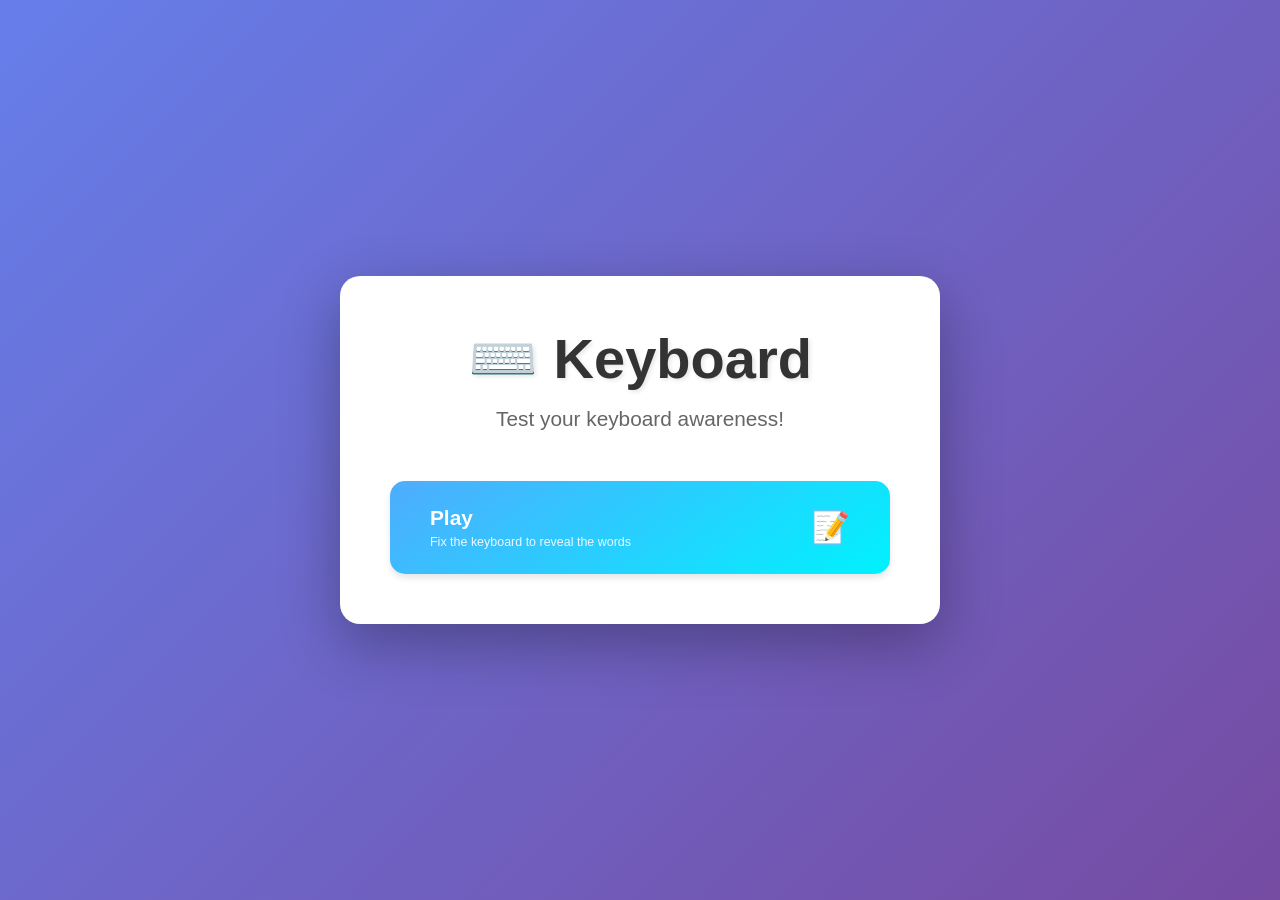
<file: index.html>
<!DOCTYPE html>
<html lang="en">
<head>
    <meta charset="UTF-8">
    <meta name="viewport" content="width=device-width, initial-scale=1.0">
    <title>Keyboard - Game Modes</title>
    <style>
        * {
            margin: 0;
            padding: 0;
            box-sizing: border-box;
        }

        body {
            font-family: 'Segoe UI', Tahoma, Geneva, Verdana, sans-serif;
            background: linear-gradient(135deg, #667eea 0%, #764ba2 100%);
            min-height: 100vh;
            display: flex;
            justify-content: center;
            align-items: center;
            padding: 20px;
        }

        .menu-container {
            background: white;
            border-radius: 20px;
            padding: 50px;
            box-shadow: 0 20px 60px rgba(0, 0, 0, 0.3);
            max-width: 600px;
            width: 100%;
            text-align: center;
        }

        h1 {
            color: #333;
            margin-bottom: 15px;
            font-size: 3.5em;
            text-shadow: 2px 2px 4px rgba(0, 0, 0, 0.1);
        }

        .subtitle {
            color: #666;
            margin-bottom: 50px;
            font-size: 1.3em;
        }

        .mode-buttons {
            display: flex;
            flex-direction: column;
            gap: 20px;
        }

        .mode-btn {
            padding: 25px 40px;
            font-size: 1.3em;
            font-weight: bold;
            border: none;
            border-radius: 15px;
            cursor: pointer;
            transition: all 0.3s ease;
            box-shadow: 0 4px 6px rgba(0, 0, 0, 0.1);
            text-decoration: none;
            display: flex;
            align-items: center;
            justify-content: space-between;
            color: white;
        }

        .mode-btn:hover {
            transform: translateY(-3px);
            box-shadow: 0 8px 15px rgba(0, 0, 0, 0.2);
        }

        .mode-btn .icon {
            font-size: 1.5em;
        }

        .mode-btn .description {
            font-size: 0.6em;
            font-weight: normal;
            opacity: 0.9;
            margin-top: 5px;
        }

        .mode-content {
            flex: 1;
            text-align: left;
        }

        .mode-1 {
            background: linear-gradient(145deg, #667eea, #764ba2);
        }

        .mode-1:hover {
            background: linear-gradient(145deg, #5568d3, #653a8b);
        }

        .mode-2 {
            background: linear-gradient(145deg, #f093fb, #f5576c);
        }

        .mode-2:hover {
            background: linear-gradient(145deg, #df7fe9, #e04659);
        }

        .mode-3 {
            background: linear-gradient(145deg, #4facfe, #00f2fe);
        }

        .mode-3:hover {
            background: linear-gradient(145deg, #3a96e5, #00d9e5);
        }

        .mode-4 {
            background: linear-gradient(145deg, #43e97b, #38f9d7);
        }

        .mode-4:hover {
            background: linear-gradient(145deg, #30d666, #20e0c0);
        }

        @media (max-width: 768px) {
            .menu-container {
                padding: 30px;
            }

            h1 {
                font-size: 2.5em;
            }

            .mode-btn {
                padding: 20px 30px;
                font-size: 1.1em;
            }
        }

        @media (max-width: 480px) {
            h1 {
                font-size: 2em;
            }

            .mode-btn {
                padding: 18px 25px;
                font-size: 1em;
            }

            .mode-btn .icon {
                font-size: 1.2em;
            }
        }
    </style>
</head>
<body>
    <div class="menu-container">
        <h1>⌨️ Keyboard</h1>
        <p class="subtitle">Test your keyboard awareness!</p>
        
        <div class="mode-buttons">
            <a href="words.html" class="mode-btn mode-3">
                <div class="mode-content">
                    <div>Play</div>
                    <div class="description">Fix the keyboard to reveal the words</div>
                </div>
                <span class="icon">📝</span>
            </a>
        </div>
    </div>
</body>
</html>
</file>
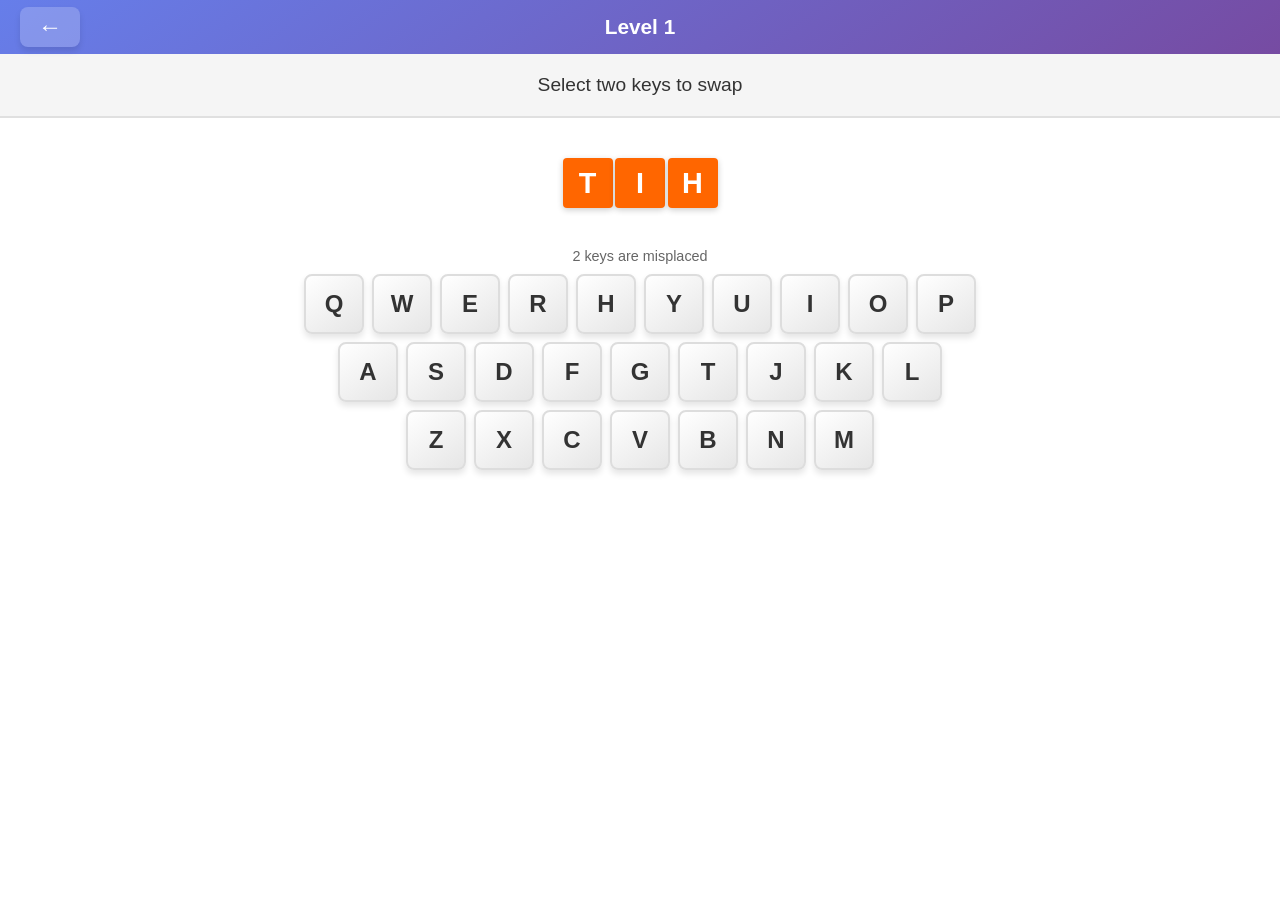
<file: words.html>
<!DOCTYPE html>
<html lang="en">
<head>
    <meta charset="UTF-8">
    <meta name="viewport" content="width=device-width, initial-scale=1.0">
    <title>Words Mode - Keyboard</title>
    <link rel="stylesheet" href="common.css">
    <style>
        /* Override common styles */
        body {
            padding: 0;
            align-items: flex-start;
        }

        .game-container {
            padding: 0;
            border-radius: 0;
            max-width: 100%;
            width: 100%;
            min-height: 100vh;
            box-shadow: none;
        }

        /* Top bar with back arrow and level */
        .top-bar {
            display: flex;
            align-items: center;
            justify-content: center;
            position: relative;
            background: linear-gradient(145deg, #667eea, #764ba2);
            padding: 15px 20px;
            color: white;
        }

        .back-btn {
            position: absolute;
            left: 20px;
            background: rgba(255, 255, 255, 0.2);
            border: none;
            color: white;
            width: 40px;
            height: 40px;
            border-radius: 8px;
            cursor: pointer;
            display: flex;
            align-items: center;
            justify-content: center;
            font-size: 1.5em;
            transition: all 0.3s ease;
        }

        .back-btn:hover {
            background: rgba(255, 255, 255, 0.3);
            transform: translateX(-3px);
        }

        .top-bar .level {
            font-size: 1.3em;
            font-weight: bold;
            color: white;
            background: transparent;
            padding: 0;
            border-radius: 0;
        }

        /* Info panel - only message visible */
        .info-panel {
            background: #f5f5f5;
            padding: 20px;
            text-align: center;
            border-bottom: 2px solid #e0e0e0;
        }

        .message {
            font-size: 1.2em;
            color: #333;
            font-weight: 500;
        }

        /* Game content area */
        .game-content {
            padding: 40px 20px;
            display: flex;
            flex-direction: column;
            align-items: center;
            gap: 40px;
        }

        /* Misplaced keys indicator - subtle, plain text */
        .misplaced-indicator {
            font-size: 0.9em;
            font-weight: normal;
            color: #666;
            text-align: center;
            transition: color 0.3s ease;
        }

        .misplaced-indicator.success {
            color: #28a745;
        }

        /* Keyboard section wrapper */
        .keyboard-section {
            display: flex;
            flex-direction: column;
            align-items: center;
            gap: 10px;
        }

        .words-container {
            display: flex;
            flex-direction: column;
            gap: 15px;
            align-items: center;
        }

        .word-row {
            display: flex;
            gap: 2.5px;
            transition: all 0.5s ease;
        }

        .word-row.completed {
            animation: fadeOut 0.5s ease forwards;
        }

        .letter-box {
            width: 50px;
            height: 50px;
            border: none;
            border-radius: 4px;
            display: flex;
            justify-content: center;
            align-items: center;
            font-size: 1.8em;
            font-weight: bold;
            color: white;
            box-shadow: 0 2px 6px rgba(0, 0, 0, 0.2);
            transition: all 0.3s ease;
        }

        .letter-box.correct {
            background: linear-gradient(145deg, #48bb78, #38a169);
            color: white;
            animation: correct-pulse 0.5s ease;
        }

        .letter-box.highlighted {
            transform: scale(1.15);
            box-shadow: 0 4px 12px rgba(0, 0, 0, 0.3);
        }

        /* Ghost letter animation */
        .ghost-letter {
            position: fixed;
            pointer-events: none;
            z-index: 1000;
            font-size: 1.5em;
            font-weight: bold;
            color: #667eea;
            background: white;
            border: 2px solid #667eea;
            border-radius: 8px;
            width: 60px;
            height: 60px;
            display: flex;
            align-items: center;
            justify-content: center;
            opacity: 0.8;
            box-shadow: 0 4px 12px rgba(102, 126, 234, 0.3);
        }

        @keyframes fadeOut {
            from { opacity: 1; transform: scale(1); }
            to { opacity: 0; transform: scale(0.8); }
        }

        @keyframes correct-pulse {
            0%, 100% { transform: scale(1); }
            50% { transform: scale(1.15); }
        }

        @media (max-width: 768px) {
            .letter-box {
                width: 40px;
                height: 40px;
                font-size: 1.4em;
            }

            .game-content {
                padding: 30px 15px;
                gap: 30px;
            }
        }

        @media (max-width: 480px) {
            .letter-box {
                width: 32px;
                height: 32px;
                font-size: 1.1em;
            }

            .back-btn {
                width: 35px;
                height: 35px;
                font-size: 1.2em;
                left: 15px;
            }

            .top-bar .level {
                font-size: 1.1em;
            }

            .message {
                font-size: 1em;
            }

            .game-content {
                padding: 20px 10px;
                gap: 25px;
            }
        }
    </style>
</head>
<body>
    <div class="game-container">
        <!-- Top bar with back arrow and level -->
        <div class="top-bar">
            <button class="back-btn" onclick="goHome()">←</button>
            <div class="level">Level <span id="levelNumber">1</span></div>
        </div>

        <!-- Message panel -->
        <div class="info-panel">
            <div class="message" id="message">Select two keys to swap</div>
        </div>

        <!-- Game content -->
        <div class="game-content">
            <div id="wordsContainer" class="words-container"></div>
            
            <div class="keyboard-section">
                <div class="misplaced-indicator" id="misplacedIndicator">
                    Calculating misplaced keys...
                </div>
                <div id="keyboard" class="keyboard"></div>
            </div>
        </div>
    </div>

    <script src="utils.js"></script>
    <script>
        let currentLayout = [];
        let selectedKeys = [];
        let level = 1;
        let gameWords = [];
        let swapPairs = [];
        let correctSwaps = 0;
        let currentLevelColor = '';

        function initGame() {
            currentLayout = cloneLayout(CORRECT_LAYOUT);
            selectedKeys = [];
            correctSwaps = 0;
            
            // Set color for this level
            currentLevelColor = getLevelColor();
            
            // Determine number of words based on level
            let wordCount = Math.min(1 + Math.floor(level / 2), 4);
            
            setupGameWords(wordCount);
            applySwapsToKeyboard();
            renderWords();
            renderKeyboard();
            updateMisplacedKeysCount();
            updateMessage("Select two keys to swap");
        }

        // Count how many keys are misplaced in the current layout
        function countMisplacedKeys() {
            let misplacedCount = 0;
            
            for (let row = 0; row < currentLayout.length; row++) {
                for (let col = 0; col < currentLayout[row].length; col++) {
                    if (currentLayout[row][col] !== CORRECT_LAYOUT[row][col]) {
                        misplacedCount++;
                    }
                }
            }
            
            return misplacedCount;
        }

        // Update the misplaced keys indicator
        function updateMisplacedKeysCount() {
            const count = countMisplacedKeys();
            const indicator = document.getElementById('misplacedIndicator');
            
            if (count === 0) {
                indicator.textContent = 'All keys are in correct position! 🎉';
                indicator.className = 'misplaced-indicator success';
            } else if (count === 1) {
                indicator.textContent = '1 key is misplaced';
                indicator.className = 'misplaced-indicator';
            } else {
                indicator.textContent = `${count} keys are misplaced`;
                indicator.className = 'misplaced-indicator';
            }
        }

        function setupGameWords(count) {
            gameWords = [];
            swapPairs = [];
            
            // Determine word length based on level (3-6 letters)
            let letterCount = 3 + Math.min(Math.floor((level - 1) / 3), 3); // Increases every 3 levels
            
            // Get random words of specific length
            const words = getRandomWords(count, letterCount);
            
            // If not enough words, try mixed lengths
            if (words.length < count) {
                const mixedWords = getRandomMixedWords(count);
                words.push(...mixedWords.slice(0, count - words.length));
            }
            
            words.forEach(word => {
                // Select two different letters to swap from this word
                const letters = word.split('');
                const uniqueLetters = [...new Set(letters)].filter(l => letters.filter(x => x === l).length === 1);
                
                if (uniqueLetters.length >= 2) {
                    const shuffled = shuffleArray(uniqueLetters);
                    const letter1 = shuffled[0];
                    const letter2 = shuffled[1];
                    
                    gameWords.push({
                        original: word,
                        current: word,
                        swapPair: [letter1, letter2],
                        completed: false
                    });
                    
                    // Check if this swap pair already exists
                    const existingPair = swapPairs.find(p => 
                        (p[0] === letter1 && p[1] === letter2) || 
                        (p[0] === letter2 && p[1] === letter1)
                    );
                    
                    if (!existingPair) {
                        swapPairs.push([letter1, letter2]);
                    }
                } else {
                    // Fallback: just add word without swapping
                    gameWords.push({
                        original: word,
                        current: word,
                        swapPair: null,
                        completed: false
                    });
                }
            });
        }

        function applySwapsToKeyboard() {
            // Apply all swap pairs to the keyboard
            swapPairs.forEach(pair => {
                const pos1 = findLetterPosition(pair[0]);
                const pos2 = findLetterPosition(pair[1]);
                
                if (pos1 && pos2) {
                    // Swap in current layout
                    const temp = currentLayout[pos1.row][pos1.col];
                    currentLayout[pos1.row][pos1.col] = currentLayout[pos2.row][pos2.col];
                    currentLayout[pos2.row][pos2.col] = temp;
                }
            });
            
            // Apply swaps to words
            updateAllWords();
        }

        function updateAllWords() {
            gameWords.forEach(wordObj => {
                if (!wordObj.completed && wordObj.swapPair) {
                    let current = wordObj.original;
                    
                    // Apply all active swaps that affect this word
                    swapPairs.forEach(pair => {
                        current = current.split('').map(letter => {
                            if (letter === pair[0]) return pair[1];
                            if (letter === pair[1]) return pair[0];
                            return letter;
                        }).join('');
                    });
                    
                    wordObj.current = current;
                }
            });
        }

        // Wordscapes-style colors for letter boxes
        const letterBoxColors = [
            '#ff6600', // Bright Orange
            '#2ac700', // Light Green
            '#06aaff', // Blue
            '#f5a106', // Golden Orange
            '#8b22de', // Violet
            '#ff01f0', // Purple
            '#fa1e14'  // Red
        ];

        function getLevelColor() {
            // Cycle through colors based on level
            return letterBoxColors[(level - 1) % letterBoxColors.length];
        }

        function renderWords() {
            const container = document.getElementById('wordsContainer');
            container.innerHTML = '';
            
            // Get the color for this level
            const levelColor = currentLevelColor;

            gameWords.forEach((wordObj, wordIndex) => {
                if (!wordObj.completed) {
                    const wordRow = document.createElement('div');
                    wordRow.className = 'word-row';
                    wordRow.dataset.wordIndex = wordIndex;

                    wordObj.current.split('').forEach((letter, letterIndex) => {
                        const letterBox = document.createElement('div');
                        letterBox.className = 'letter-box';
                        letterBox.textContent = letter;
                        letterBox.dataset.letter = letter.toLowerCase();
                        
                        // Use same color for all boxes in this level
                        letterBox.style.backgroundColor = levelColor;
                        
                        wordRow.appendChild(letterBox);
                    });

                    container.appendChild(wordRow);
                }
            });
        }

        function renderKeyboard() {
            const keyboardDiv = document.getElementById('keyboard');
            keyboardDiv.innerHTML = '';

            currentLayout.forEach((row, rowIndex) => {
                const rowDiv = document.createElement('div');
                rowDiv.className = 'keyboard-row';

                row.forEach((letter, colIndex) => {
                    const keyDiv = document.createElement('div');
                    keyDiv.className = 'key';
                    keyDiv.textContent = letter;
                    keyDiv.dataset.row = rowIndex;
                    keyDiv.dataset.col = colIndex;
                    keyDiv.onclick = () => selectKey(rowIndex, colIndex);
                    rowDiv.appendChild(keyDiv);
                });

                keyboardDiv.appendChild(rowDiv);
            });
        }

        function selectKey(row, col) {
            const keyElement = document.querySelector(`[data-row="${row}"][data-col="${col}"]`);
            const letter = currentLayout[row][col].toLowerCase();
            
            const existingIndex = selectedKeys.findIndex(k => k.row === row && k.col === col);
            
            if (existingIndex !== -1) {
                // Deselect
                selectedKeys.splice(existingIndex, 1);
                keyElement.classList.remove('selected');
                unhighlightLetterInWords(letter);
            } else if (selectedKeys.length < 2) {
                // Select
                selectedKeys.push({ row, col, element: keyElement, letter: letter });
                keyElement.classList.add('selected');
                highlightLetterInWords(letter);
                
                if (selectedKeys.length === 2) {
                    setTimeout(() => swapKeys(), 300);
                }
            }

            updateMessage(selectedKeys.length === 0 ? "Select two keys to swap" : 
                         selectedKeys.length === 1 ? "Select one more key" : "Swapping...");
        }

        function highlightLetterInWords(letter) {
            const letterBoxes = document.querySelectorAll(`.letter-box[data-letter="${letter}"]`);
            letterBoxes.forEach(box => {
                if (!box.classList.contains('correct')) {
                    box.classList.add('highlighted');
                }
            });
        }

        function unhighlightLetterInWords(letter) {
            const letterBoxes = document.querySelectorAll(`.letter-box[data-letter="${letter}"]`);
            letterBoxes.forEach(box => {
                box.classList.remove('highlighted');
            });
        }

        function swapKeys() {
            const key1 = selectedKeys[0];
            const key2 = selectedKeys[1];

            const letter1 = currentLayout[key1.row][key1.col];
            const letter2 = currentLayout[key2.row][key2.col];

            // Remove highlights from words
            unhighlightLetterInWords(key1.letter);
            unhighlightLetterInWords(key2.letter);

            // Create ghost letters for animation
            createGhostLetterAnimation(key1.element, key2.element, letter1, letter2);

            // Swap in the layout
            currentLayout[key1.row][key1.col] = letter2;
            currentLayout[key2.row][key2.col] = letter1;

            // Update UI after animation delay
            setTimeout(() => {
                key1.element.textContent = letter2;
                key2.element.textContent = letter1;

                // Add swap animation
                key1.element.classList.add('swapped');
                key2.element.classList.add('swapped');

                setTimeout(() => {
                    key1.element.classList.remove('swapped');
                    key2.element.classList.remove('swapped');
                }, 500);
            }, 150);

            // Clear selection
            key1.element.classList.remove('selected');
            key2.element.classList.remove('selected');
            selectedKeys = [];

            // Update swap pairs
            updateSwapPairs(letter1, letter2);
            updateAllWords();
            setTimeout(() => {
                renderWords();
                updateMisplacedKeysCount();
                checkWords();
            }, 600);
        }

        function createGhostLetterAnimation(fromElement, toElement, letter1, letter2) {
            const rect1 = fromElement.getBoundingClientRect();
            const rect2 = toElement.getBoundingClientRect();

            // Create ghost for letter1 moving to position 2
            const ghost1 = document.createElement('div');
            ghost1.className = 'ghost-letter';
            ghost1.textContent = letter1;
            ghost1.style.left = rect1.left + 'px';
            ghost1.style.top = rect1.top + 'px';
            document.body.appendChild(ghost1);

            // Create ghost for letter2 moving to position 1
            const ghost2 = document.createElement('div');
            ghost2.className = 'ghost-letter';
            ghost2.textContent = letter2;
            ghost2.style.left = rect2.left + 'px';
            ghost2.style.top = rect2.top + 'px';
            document.body.appendChild(ghost2);

            // Animate ghosts
            requestAnimationFrame(() => {
                ghost1.style.transition = 'all 0.5s cubic-bezier(0.4, 0, 0.2, 1)';
                ghost2.style.transition = 'all 0.5s cubic-bezier(0.4, 0, 0.2, 1)';
                
                ghost1.style.left = rect2.left + 'px';
                ghost1.style.top = rect2.top + 'px';
                ghost1.style.opacity = '0';
                
                ghost2.style.left = rect1.left + 'px';
                ghost2.style.top = rect1.top + 'px';
                ghost2.style.opacity = '0';
            });

            // Remove ghosts after animation
            setTimeout(() => {
                ghost1.remove();
                ghost2.remove();
            }, 500);
        }

        function updateSwapPairs(letter1, letter2) {
            // Check if this swap fixes a pair
            const pairIndex = swapPairs.findIndex(p => 
                (p[0] === letter1 && p[1] === letter2) || 
                (p[0] === letter2 && p[1] === letter1)
            );
            
            if (pairIndex !== -1) {
                swapPairs.splice(pairIndex, 1);
            }
        }

        function checkWords() {
            let allCorrect = true;
            let newlyCompleted = false;

            gameWords.forEach((wordObj, index) => {
                if (!wordObj.completed && wordObj.current === wordObj.original) {
                    wordObj.completed = true;
                    newlyCompleted = true;
                    correctSwaps++;
                    
                    // Animate word completion
                    const wordRow = document.querySelector(`[data-word-index="${index}"]`);
                    if (wordRow) {
                        wordRow.querySelectorAll('.letter-box').forEach((box, i) => {
                            setTimeout(() => {
                                box.classList.add('correct');
                            }, i * 100);
                        });
                        
                        setTimeout(() => {
                            wordRow.classList.add('completed');
                            setTimeout(() => renderWords(), 500);
                        }, wordObj.original.length * 100 + 300);
                    }
                }
                
                if (!wordObj.completed) {
                    allCorrect = false;
                }
            });

            if (allCorrect) {
                setTimeout(() => {
                    updateMessage("All words revealed! Perfect! 🎉");
                    highlightAllKeys();
                    setTimeout(() => {
                        showWinOverlay(nextLevel, goHome);
                    }, 1000);
                }, 1000);
            } else if (newlyCompleted) {
                updateMessage(`Great! ${gameWords.filter(w => !w.completed).length} word${gameWords.filter(w => !w.completed).length > 1 ? 's' : ''} left!`);
            } else {
                updateMessage("Select two keys to swap");
            }
        }

        function highlightAllKeys() {
            const allKeys = document.querySelectorAll('.key');
            allKeys.forEach((key, index) => {
                setTimeout(() => {
                    key.classList.add('correct');
                }, index * 30);
            });
        }

        function resetCurrentLevel() {
            selectedKeys.forEach(key => key.element.classList.remove('selected'));
            selectedKeys = [];
            initGame();
        }

        function nextLevel() {
            level++;
            updateLevel(level);
            initGame();
        }

        function goHome() {
            window.location.href = 'index.html';
        }

        // Load words from CSV and start the game
        async function startGame() {
            updateMessage("Loading words...");
            await loadWordsFromCSV();
            initGame();
        }

        // Start the game
        startGame();
    </script>
</body>
</html>
</file>
<file: common.css>
/* Common styles shared across all game modes */

* {
    margin: 0;
    padding: 0;
    box-sizing: border-box;
}

body {
    font-family: 'Segoe UI', Tahoma, Geneva, Verdana, sans-serif;
    background: linear-gradient(135deg, #667eea 0%, #764ba2 100%);
    min-height: 100vh;
    display: flex;
    justify-content: center;
    align-items: center;
    padding: 20px;
}

.game-container {
    background: white;
    border-radius: 20px;
    padding: 40px;
    box-shadow: 0 20px 60px rgba(0, 0, 0, 0.3);
    max-width: 900px;
    width: 100%;
}

h1 {
    text-align: center;
    color: #333;
    margin-bottom: 10px;
    font-size: 2.5em;
}

.subtitle {
    text-align: center;
    color: #666;
    margin-bottom: 30px;
    font-size: 1.1em;
}

.info-bar {
    display: flex;
    justify-content: space-between;
    align-items: center;
    margin-bottom: 30px;
    padding: 15px;
    background: #f5f5f5;
    border-radius: 10px;
}

.level {
    font-size: 1.2em;
    font-weight: bold;
    color: #667eea;
}

.message {
    font-size: 1.1em;
    color: #333;
    font-weight: 500;
}

/* Keyboard Styles */
.keyboard {
    display: flex;
    flex-direction: column;
    gap: 8px;
    margin-bottom: 30px;
}

.keyboard-row {
    display: flex;
    justify-content: center;
    gap: 8px;
}

.key {
    width: 60px;
    height: 60px;
    background: linear-gradient(145deg, #ffffff, #e6e6e6);
    border: 2px solid #ddd;
    border-radius: 8px;
    display: flex;
    justify-content: center;
    align-items: center;
    font-size: 1.5em;
    font-weight: bold;
    color: #333;
    cursor: pointer;
    transition: all 0.3s ease;
    user-select: none;
    box-shadow: 0 4px 6px rgba(0, 0, 0, 0.1);
}

.key:hover {
    transform: translateY(-2px);
    box-shadow: 0 6px 12px rgba(0, 0, 0, 0.15);
    border-color: #667eea;
}

.key.selected {
    background: linear-gradient(145deg, #667eea, #764ba2);
    color: white;
    border-color: #667eea;
    transform: scale(1.1);
    box-shadow: 0 8px 16px rgba(102, 126, 234, 0.4);
}

.key.correct {
    background: linear-gradient(145deg, #48bb78, #38a169);
    color: white;
    border-color: #38a169;
}

.key.incorrect {
    background: linear-gradient(145deg, #fc8181, #f56565);
    color: white;
    border-color: #f56565;
}

.key.highlighted {
    background: linear-gradient(145deg, #fbbf24, #f59e0b);
    color: white;
    border-color: #f59e0b;
    animation: pulse 1s ease infinite;
}

.key.swapped {
    animation: swap-animation 0.5s ease;
}

.key.hidden {
    background: #ddd;
    color: transparent;
    cursor: default;
}

.key.missing {
    background: #f0f0f0;
    border: 2px dashed #bbb;
    color: transparent;
    cursor: default;
}

.key.empty {
    background: transparent;
    border: none;
    cursor: default;
    pointer-events: none;
}

/* Animations */
@keyframes pulse {
    0%, 100% { transform: scale(1); }
    50% { transform: scale(1.1); }
}

@keyframes correct-pulse {
    0%, 100% { transform: scale(1); }
    50% { transform: scale(1.15); }
}

@keyframes swap-animation {
    0%, 100% { transform: scale(1); }
    25% { transform: scale(0.9) rotate(-5deg); }
    75% { transform: scale(0.9) rotate(5deg); }
}

@keyframes win-celebration {
    0%, 100% { transform: scale(1); }
    50% { transform: scale(1.05); }
}

@keyframes fadeOut {
    from { opacity: 1; transform: scale(1); }
    to { opacity: 0; transform: scale(0.8); }
}

/* Buttons */
.buttons {
    display: flex;
    gap: 15px;
    justify-content: center;
    flex-wrap: wrap;
}

button {
    padding: 15px 30px;
    font-size: 1.1em;
    font-weight: bold;
    border: none;
    border-radius: 10px;
    cursor: pointer;
    transition: all 0.3s ease;
    box-shadow: 0 4px 6px rgba(0, 0, 0, 0.1);
}

.home-btn, .reset-btn, .retry-btn {
    background: linear-gradient(145deg, #fc8181, #f56565);
    color: white;
}

.home-btn:hover, .reset-btn:hover, .retry-btn:hover {
    background: linear-gradient(145deg, #f56565, #e53e3e);
    transform: translateY(-2px);
    box-shadow: 0 6px 12px rgba(245, 101, 101, 0.4);
}

.next-btn {
    background: linear-gradient(145deg, #48bb78, #38a169);
    color: white;
    display: none;
}

.next-btn:hover {
    background: linear-gradient(145deg, #38a169, #2f855a);
    transform: translateY(-2px);
    box-shadow: 0 6px 12px rgba(72, 187, 120, 0.4);
}

.next-btn.show {
    display: inline-block;
}

/* Win/Fail Messages */
.result-message {
    text-align: center;
    font-size: 1.5em;
    font-weight: bold;
    margin-bottom: 20px;
    display: none;
}

.result-message.show {
    display: block;
}

.win-message {
    color: #48bb78;
    animation: win-celebration 0.6s ease infinite;
}

.fail-message {
    color: #fc8181;
}

/* Overlay for game over */
.game-overlay {
    position: fixed;
    top: 0;
    left: 0;
    width: 100%;
    height: 100%;
    background: rgba(0, 0, 0, 0.7);
    display: none;
    justify-content: center;
    align-items: center;
    z-index: 1000;
}

.game-overlay.show {
    display: flex;
}

.overlay-content {
    background: white;
    border-radius: 20px;
    padding: 40px;
    text-align: center;
    box-shadow: 0 20px 60px rgba(0, 0, 0, 0.5);
    max-width: 500px;
    width: 90%;
}

.overlay-content h2 {
    font-size: 2.5em;
    margin-bottom: 20px;
}

.overlay-content .win h2 {
    color: #48bb78;
}

.overlay-content .fail h2 {
    color: #fc8181;
}

.overlay-content p {
    font-size: 1.2em;
    color: #666;
    margin-bottom: 30px;
}

/* Responsive Design */
@media (max-width: 768px) {
    .game-container {
        padding: 20px;
    }

    h1 {
        font-size: 1.8em;
    }

    .key {
        width: 45px;
        height: 45px;
        font-size: 1.2em;
    }

    .info-bar {
        flex-direction: column;
        gap: 10px;
    }
}

@media (max-width: 480px) {
    .key {
        width: 35px;
        height: 35px;
        font-size: 1em;
    }
}
</file>
